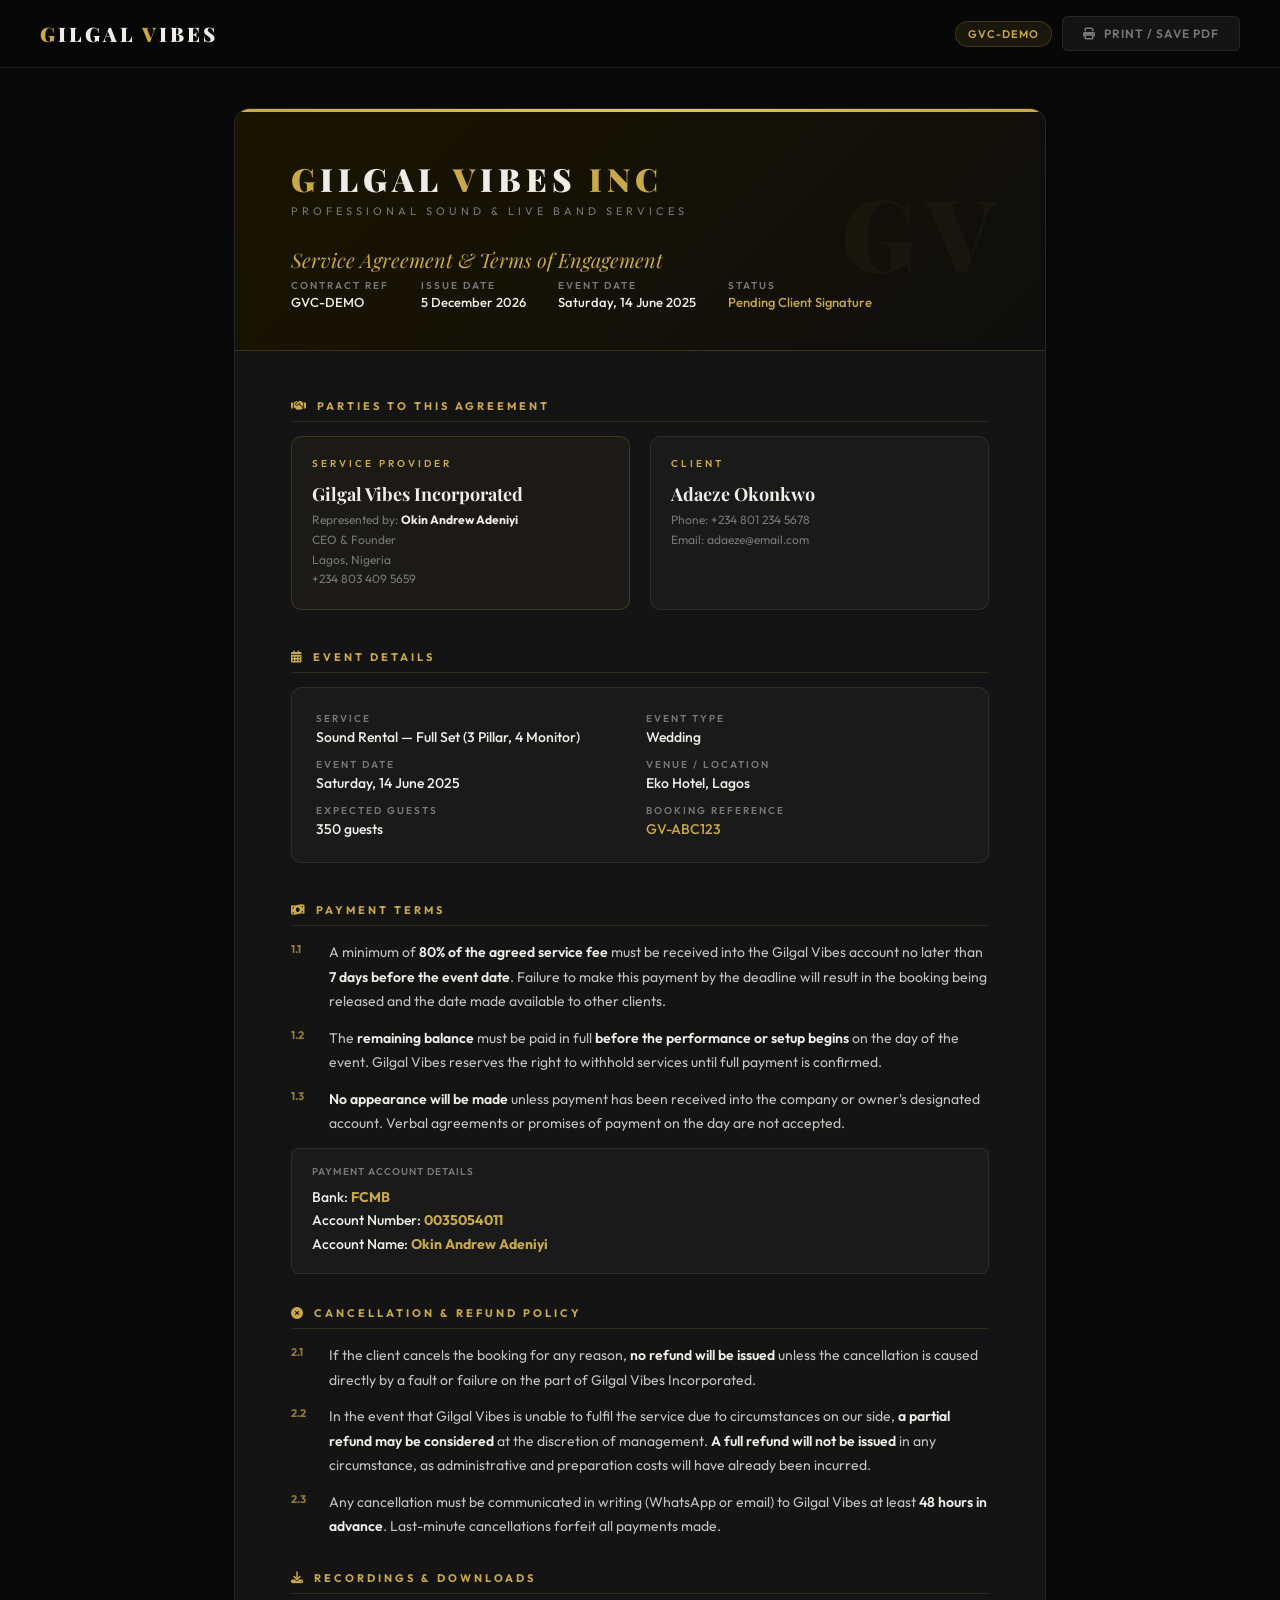
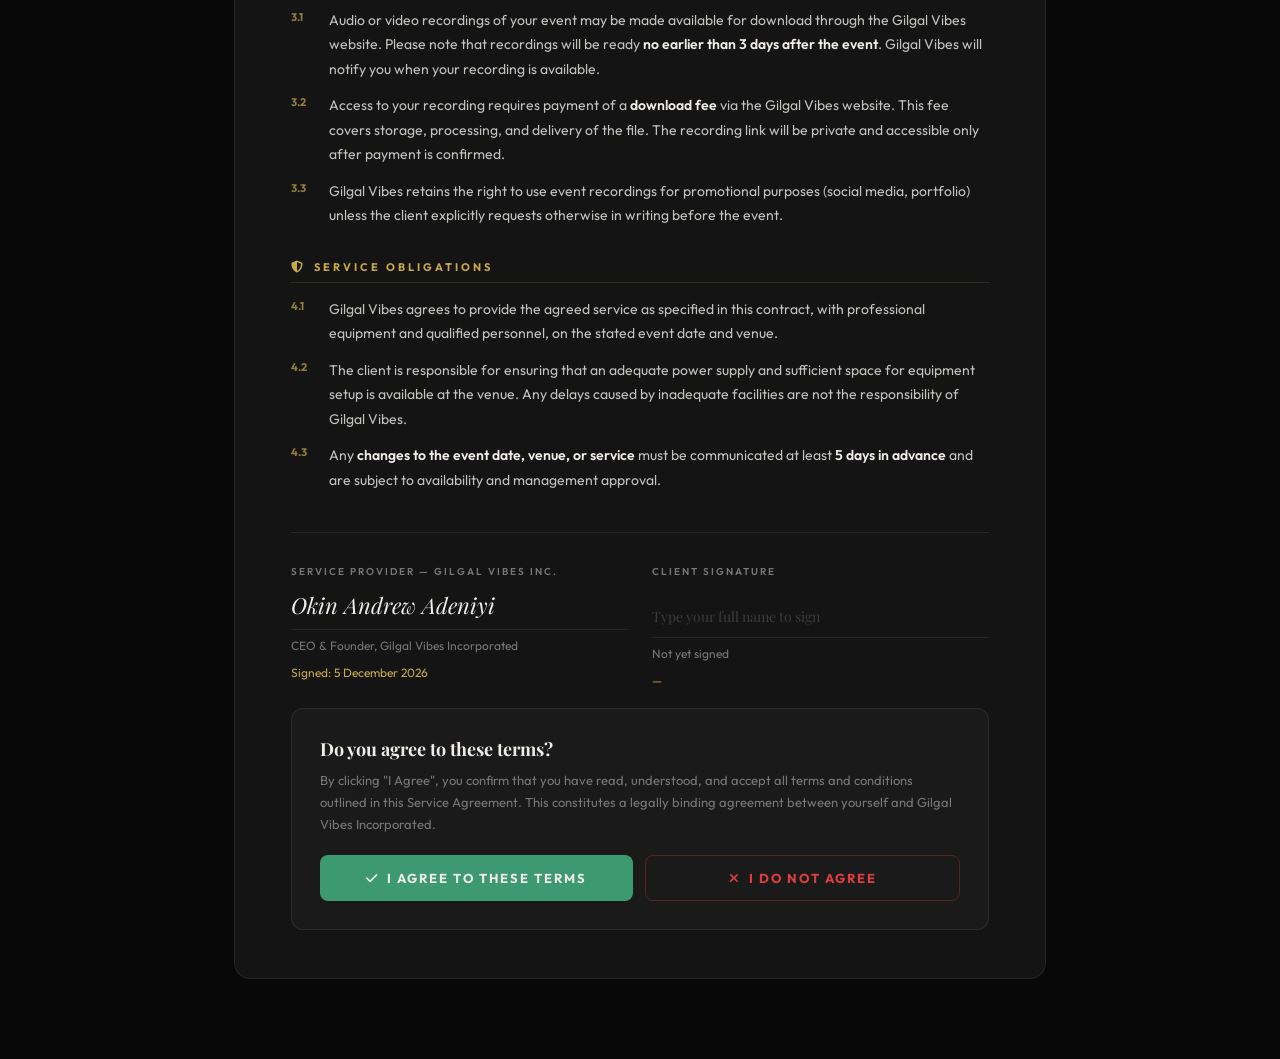
<file: contract.html>
<!doctype html>
<html lang="en">
  <head>
    <meta charset="UTF-8" />
    <meta name="viewport" content="width=device-width, initial-scale=1.0" />
    <title>Gilgal Vibes — Service Agreement</title>
    <link
      href="https://fonts.googleapis.com/css2?family=Playfair+Display:ital,wght@0,700;0,900;1,700&family=Outfit:wght@300;400;500;600&display=swap"
      rel="stylesheet"
    />
    <link
      rel="stylesheet"
      href="https://cdnjs.cloudflare.com/ajax/libs/font-awesome/6.4.0/css/all.min.css"
    />
    <style>
      :root {
        --black: #080808;
        --dark: #0e0e0e;
        --surface: #141414;
        --card: #1a1a1a;
        --border: rgba(255, 255, 255, 0.08);
        --gold: #c8a84b;
        --gold-lt: #e2c46a;
        --white: #f0ede8;
        --muted: #777;
        --green: #3d9970;
        --red: #e03e3e;
        --font-d: "Playfair Display", serif;
        --font-b: "Outfit", sans-serif;
        --tr: 0.3s cubic-bezier(0.4, 0, 0.2, 1);
      }
      *,
      *::before,
      *::after {
        box-sizing: border-box;
        margin: 0;
        padding: 0;
      }
      body {
        background: var(--black);
        color: var(--white);
        font-family: var(--font-b);
        min-height: 100vh;
      }

      /* ── TOP BAR ── */
      .topbar {
        background: rgba(8, 8, 8, 0.95);
        border-bottom: 1px solid var(--border);
        padding: 16px 40px;
        display: flex;
        align-items: center;
        justify-content: space-between;
        position: sticky;
        top: 0;
        z-index: 100;
        backdrop-filter: blur(12px);
      }
      .topbar-logo {
        font-family: var(--font-d);
        font-size: 20px;
        font-weight: 900;
        letter-spacing: 3px;
        color: var(--white);
      }
      .topbar-logo span {
        color: var(--gold);
      }
      .topbar-right {
        display: flex;
        gap: 10px;
        align-items: center;
      }
      .btn-print {
        display: inline-flex;
        align-items: center;
        gap: 8px;
        padding: 9px 20px;
        background: var(--surface);
        border: 1px solid var(--border);
        border-radius: 6px;
        color: var(--muted);
        font-family: var(--font-b);
        font-size: 12px;
        font-weight: 600;
        letter-spacing: 1px;
        text-transform: uppercase;
        cursor: pointer;
        transition: var(--tr);
      }
      .btn-print:hover {
        background: var(--card);
        color: var(--white);
      }
      .contract-id-badge {
        font-size: 11px;
        color: var(--gold);
        background: rgba(200, 168, 75, 0.1);
        border: 1px solid rgba(200, 168, 75, 0.2);
        padding: 5px 12px;
        border-radius: 20px;
        font-weight: 600;
        letter-spacing: 1px;
      }

      /* ── MAIN LAYOUT ── */
      .page-wrap {
        max-width: 860px;
        margin: 0 auto;
        padding: 40px 24px 80px;
      }

      /* ── CONTRACT DOCUMENT ── */
      .contract-doc {
        background: var(--surface);
        border: 1px solid var(--border);
        border-radius: 16px;
        overflow: hidden;
      }

      /* Header */
      .contract-header {
        background: linear-gradient(135deg, #1a1500 0%, #0e0e0e 100%);
        border-bottom: 1px solid rgba(200, 168, 75, 0.2);
        padding: 48px 56px 40px;
        position: relative;
      }
      .contract-header::before {
        content: "";
        position: absolute;
        top: 0;
        left: 0;
        right: 0;
        height: 3px;
        background: linear-gradient(
          90deg,
          var(--gold),
          var(--gold-lt),
          var(--gold)
        );
      }
      .contract-watermark {
        position: absolute;
        top: 50%;
        right: 40px;
        transform: translateY(-50%);
        font-family: var(--font-d);
        font-size: 100px;
        font-weight: 900;
        color: rgba(200, 168, 75, 0.04);
        letter-spacing: 10px;
        pointer-events: none;
        user-select: none;
      }
      .contract-co-name {
        font-family: var(--font-d);
        font-size: 32px;
        font-weight: 900;
        letter-spacing: 5px;
        color: var(--white);
        margin-bottom: 4px;
      }
      .contract-co-name span {
        color: var(--gold);
      }
      .contract-co-sub {
        font-size: 11px;
        letter-spacing: 4px;
        text-transform: uppercase;
        color: var(--muted);
        margin-bottom: 28px;
      }
      .contract-title {
        font-family: var(--font-d);
        font-size: 20px;
        font-style: italic;
        color: var(--gold);
        margin-bottom: 6px;
      }
      .contract-ref-row {
        display: flex;
        gap: 32px;
        flex-wrap: wrap;
      }
      .contract-ref-item {
        display: flex;
        flex-direction: column;
        gap: 2px;
      }
      .contract-ref-item label {
        font-size: 10px;
        letter-spacing: 2px;
        text-transform: uppercase;
        color: var(--muted);
        font-weight: 600;
      }
      .contract-ref-item span {
        font-size: 13px;
        color: var(--white);
        font-weight: 500;
      }

      /* Body */
      .contract-body {
        padding: 48px 56px;
      }

      /* Parties section */
      .parties-grid {
        display: grid;
        grid-template-columns: 1fr 1fr;
        gap: 20px;
        margin-bottom: 40px;
      }
      .party-box {
        background: var(--card);
        border: 1px solid var(--border);
        border-radius: 10px;
        padding: 20px;
      }
      .party-box.provider {
        border-color: rgba(200, 168, 75, 0.2);
        background: rgba(200, 168, 75, 0.04);
      }
      .party-label {
        font-size: 10px;
        font-weight: 600;
        letter-spacing: 3px;
        text-transform: uppercase;
        color: var(--gold);
        margin-bottom: 12px;
      }
      .party-name {
        font-family: var(--font-d);
        font-size: 18px;
        font-weight: 700;
        color: var(--white);
        margin-bottom: 4px;
      }
      .party-detail {
        font-size: 12px;
        color: var(--muted);
        line-height: 1.65;
      }

      /* Event details */
      .event-details-grid {
        display: grid;
        grid-template-columns: 1fr 1fr;
        gap: 12px;
        margin-bottom: 40px;
        background: var(--card);
        border: 1px solid var(--border);
        border-radius: 10px;
        padding: 24px;
      }
      .event-detail-item {
        display: flex;
        flex-direction: column;
        gap: 3px;
      }
      .event-detail-item label {
        font-size: 10px;
        font-weight: 600;
        letter-spacing: 2px;
        text-transform: uppercase;
        color: var(--muted);
      }
      .event-detail-item span {
        font-size: 14px;
        color: var(--white);
        font-weight: 500;
      }

      /* Sections */
      .contract-section {
        margin-bottom: 32px;
      }
      .contract-section-title {
        font-size: 11px;
        font-weight: 700;
        letter-spacing: 3px;
        text-transform: uppercase;
        color: var(--gold);
        margin-bottom: 14px;
        padding-bottom: 8px;
        border-bottom: 1px solid rgba(200, 168, 75, 0.15);
        display: flex;
        align-items: center;
        gap: 8px;
      }
      .contract-section-title i {
        font-size: 12px;
      }
      .clause {
        display: flex;
        gap: 14px;
        margin-bottom: 12px;
        align-items: flex-start;
      }
      .clause-num {
        font-size: 11px;
        font-weight: 700;
        color: var(--gold);
        min-width: 24px;
        margin-top: 2px;
        opacity: 0.7;
      }
      .clause p {
        font-size: 14px;
        color: rgba(240, 237, 232, 0.8);
        line-height: 1.75;
      }
      .clause p strong {
        color: var(--white);
        font-weight: 600;
      }

      /* Payment highlight box */
      .payment-box {
        background: rgba(200, 168, 75, 0.06);
        border: 1px solid rgba(200, 168, 75, 0.2);
        border-radius: 8px;
        padding: 16px 20px;
        margin: 16px 0;
        display: flex;
        flex-direction: column;
        gap: 8px;
      }
      .payment-row {
        display: flex;
        justify-content: space-between;
        align-items: center;
        font-size: 13px;
      }
      .payment-row span:first-child {
        color: var(--muted);
      }
      .payment-row span:last-child {
        color: var(--white);
        font-weight: 500;
      }
      .payment-row.total span:last-child {
        font-family: var(--font-d);
        font-size: 22px;
        color: var(--gold);
        font-weight: 700;
      }
      .payment-divider {
        height: 1px;
        background: rgba(200, 168, 75, 0.1);
      }

      /* Account box */
      .account-box {
        background: var(--card);
        border: 1px solid var(--border);
        border-radius: 8px;
        padding: 16px 20px;
        margin-top: 12px;
      }
      .account-box p {
        font-size: 13px;
        color: var(--muted);
        margin-bottom: 8px;
        font-weight: 600;
        letter-spacing: 1px;
        text-transform: uppercase;
        font-size: 10px;
      }
      .account-detail {
        font-size: 14px;
        color: var(--white);
        font-weight: 500;
        line-height: 1.7;
      }
      .account-detail span {
        color: var(--gold);
        font-weight: 700;
      }

      /* Signature section */
      .signatures-grid {
        display: grid;
        grid-template-columns: 1fr 1fr;
        gap: 24px;
        margin-top: 40px;
        padding-top: 32px;
        border-top: 1px solid var(--border);
      }
      .sig-box {
        display: flex;
        flex-direction: column;
        gap: 8px;
      }
      .sig-label {
        font-size: 10px;
        font-weight: 600;
        letter-spacing: 2px;
        text-transform: uppercase;
        color: var(--muted);
        margin-bottom: 4px;
      }
      .sig-name {
        font-family: var(--font-d);
        font-size: 22px;
        font-style: italic;
        color: var(--white);
        border-bottom: 1px solid var(--border);
        padding-bottom: 8px;
        min-height: 40px;
      }
      .sig-name.client-sig {
        color: var(--muted);
        font-size: 16px;
      }
      .sig-name.client-sig.signed {
        color: var(--white);
        font-size: 22px;
      }
      .sig-detail {
        font-size: 12px;
        color: var(--muted);
      }
      .sig-date {
        font-size: 12px;
        color: var(--gold);
        margin-top: 4px;
      }

      /* Client signature input */
      .client-sig-input {
        width: 100%;
        padding: 10px 0;
        background: transparent;
        border: none;
        border-bottom: 1px solid var(--border);
        color: var(--white);
        font-family: var(--font-d);
        font-size: 20px;
        font-style: italic;
        outline: none;
        transition: border-color var(--tr);
      }
      .client-sig-input::placeholder {
        color: rgba(119, 119, 119, 0.4);
        font-size: 14px;
        font-style: normal;
      }
      .client-sig-input:focus {
        border-bottom-color: var(--gold);
      }

      /* Agreement section */
      .agreement-section {
        background: var(--card);
        border: 1px solid var(--border);
        border-radius: 12px;
        padding: 28px;
        margin-top: 20px;
      }
      .agreement-section h4 {
        font-family: var(--font-d);
        font-size: 18px;
        color: var(--white);
        margin-bottom: 8px;
        font-weight: 700;
      }
      .agreement-section p {
        font-size: 13px;
        color: var(--muted);
        line-height: 1.7;
        margin-bottom: 20px;
      }
      .agreement-btns {
        display: flex;
        gap: 12px;
      }
      .btn-agree {
        flex: 1;
        padding: 14px;
        background: var(--green);
        color: var(--white);
        border: none;
        border-radius: 8px;
        font-family: var(--font-b);
        font-size: 13px;
        font-weight: 700;
        letter-spacing: 2px;
        text-transform: uppercase;
        cursor: pointer;
        transition: var(--tr);
        display: flex;
        align-items: center;
        justify-content: center;
        gap: 8px;
      }
      .btn-agree:hover {
        filter: brightness(1.15);
        transform: translateY(-1px);
      }
      .btn-disagree {
        flex: 1;
        padding: 14px;
        background: transparent;
        color: var(--red);
        border: 1px solid rgba(224, 62, 62, 0.3);
        border-radius: 8px;
        font-family: var(--font-b);
        font-size: 13px;
        font-weight: 700;
        letter-spacing: 2px;
        text-transform: uppercase;
        cursor: pointer;
        transition: var(--tr);
        display: flex;
        align-items: center;
        justify-content: center;
        gap: 8px;
      }
      .btn-disagree:hover {
        background: rgba(224, 62, 62, 0.08);
        transform: translateY(-1px);
      }

      /* Status screens */
      .status-screen {
        display: none;
        flex-direction: column;
        align-items: center;
        text-align: center;
        padding: 60px 40px;
      }
      .status-screen.show {
        display: flex;
      }
      .status-icon {
        width: 72px;
        height: 72px;
        border-radius: 50%;
        display: flex;
        align-items: center;
        justify-content: center;
        font-size: 28px;
        margin-bottom: 20px;
        animation: pop 0.5s cubic-bezier(0.22, 1, 0.36, 1);
      }
      .status-icon.agreed {
        background: rgba(61, 153, 112, 0.15);
        border: 2px solid var(--green);
        color: var(--green);
      }
      .status-icon.disagreed {
        background: rgba(224, 62, 62, 0.1);
        border: 2px solid var(--red);
        color: var(--red);
      }
      @keyframes pop {
        0% {
          transform: scale(0);
          opacity: 0;
        }
        60% {
          transform: scale(1.2);
        }
        100% {
          transform: scale(1);
          opacity: 1;
        }
      }
      .status-title {
        font-family: var(--font-d);
        font-size: 28px;
        font-weight: 700;
        color: var(--white);
        margin-bottom: 10px;
      }
      .status-sub {
        font-size: 14px;
        color: var(--muted);
        line-height: 1.75;
        max-width: 400px;
        margin-bottom: 24px;
      }
      .contract-id-show {
        font-family: var(--font-d);
        font-size: 20px;
        letter-spacing: 4px;
        color: var(--gold);
        background: var(--surface);
        border: 1px solid var(--border);
        padding: 10px 28px;
        border-radius: 8px;
        margin-bottom: 24px;
      }
      .status-actions {
        display: flex;
        gap: 10px;
        flex-wrap: wrap;
        justify-content: center;
      }
      .btn-gold {
        padding: 11px 28px;
        background: var(--gold);
        color: var(--black);
        border: none;
        border-radius: 8px;
        font-family: var(--font-b);
        font-size: 12px;
        font-weight: 700;
        letter-spacing: 2px;
        text-transform: uppercase;
        cursor: pointer;
        transition: var(--tr);
        display: inline-flex;
        align-items: center;
        gap: 8px;
      }
      .btn-gold:hover {
        background: var(--gold-lt);
        transform: translateY(-1px);
      }
      .btn-outline {
        padding: 11px 28px;
        background: transparent;
        color: var(--muted);
        border: 1px solid var(--border);
        border-radius: 8px;
        font-family: var(--font-b);
        font-size: 12px;
        font-weight: 600;
        letter-spacing: 1px;
        text-transform: uppercase;
        cursor: pointer;
        transition: var(--tr);
        display: inline-flex;
        align-items: center;
        gap: 8px;
      }
      .btn-outline:hover {
        background: var(--card);
        color: var(--white);
      }

      /* Disagreed screen */
      .disagree-reason {
        width: 100%;
        max-width: 420px;
        padding: 12px 16px;
        background: var(--surface);
        border: 1px solid var(--border);
        border-radius: 8px;
        color: var(--white);
        font-family: var(--font-b);
        font-size: 14px;
        outline: none;
        resize: vertical;
        margin-bottom: 16px;
        transition: border-color var(--tr);
      }
      .disagree-reason:focus {
        border-color: var(--red);
      }
      .disagree-reason::placeholder {
        color: var(--muted);
      }

      /* Print styles */
      @media print {
        body {
          background: white !important;
          color: black !important;
        }
        .topbar,
        .agreement-section,
        .status-screen {
          display: none !important;
        }
        .contract-doc {
          border: none;
          background: white !important;
        }
        .contract-header {
          background: #f9f6f0 !important;
        }
        .contract-co-name,
        .contract-title,
        .party-name,
        .clause p,
        .event-detail-item span,
        .sig-name {
          color: black !important;
        }
        .party-label,
        .contract-section-title,
        .sig-label,
        .payment-row span:last-child,
        .contract-co-name span {
          color: #8a6c20 !important;
        }
        .contract-body {
          padding: 32px 40px !important;
        }
        .payment-box {
          border: 1px solid #d4b060 !important;
          background: #fdf8ee !important;
        }
        .account-box,
        .party-box,
        .event-details-grid {
          background: #f5f5f5 !important;
          border-color: #ddd !important;
        }
        .clause p,
        .event-detail-item span {
          color: #222 !important;
        }
        .party-detail,
        .muted {
          color: #666 !important;
        }
      }

      @media (max-width: 640px) {
        .contract-header {
          padding: 32px 24px;
        }
        .contract-body {
          padding: 32px 24px;
        }
        .parties-grid,
        .event-details-grid,
        .signatures-grid {
          grid-template-columns: 1fr;
        }
        .topbar {
          padding: 14px 20px;
        }
      }
    </style>
  </head>
  <body>
    <!-- TOP BAR -->
    <div class="topbar">
      <div class="topbar-logo"><span>G</span>ILGAL <span>V</span>IBES</div>
      <div class="topbar-right">
        <span class="contract-id-badge" id="topbar-ref">Loading...</span>
        <button class="btn-print" onclick="window.print()">
          <i class="fa-solid fa-print"></i> Print / Save PDF
        </button>
      </div>
    </div>

    <div class="page-wrap">
      <div class="contract-doc" id="contract-doc">
        <!-- CONTRACT HEADER -->
        <div class="contract-header">
          <div class="contract-watermark">GV</div>
          <div class="contract-co-name">
            <span>G</span>ILGAL <span>V</span>IBES <span>INC</span>
          </div>
          <div class="contract-co-sub">
            Professional Sound &amp; Live Band Services
          </div>
          <div class="contract-title">
            Service Agreement &amp; Terms of Engagement
          </div>
          <div class="contract-ref-row">
            <div class="contract-ref-item">
              <label>Contract Ref</label>
              <span id="hdr-ref">—</span>
            </div>
            <div class="contract-ref-item">
              <label>Issue Date</label>
              <span id="hdr-date">—</span>
            </div>
            <div class="contract-ref-item">
              <label>Event Date</label>
              <span id="hdr-event-date">—</span>
            </div>
            <div class="contract-ref-item">
              <label>Status</label>
              <span id="hdr-status" style="color: var(--gold)"
                >Pending Client Signature</span
              >
            </div>
          </div>
        </div>

        <!-- CONTRACT BODY -->
        <div class="contract-body" id="contract-body">
          <!-- PARTIES -->
          <div class="contract-section">
            <div class="contract-section-title">
              <i class="fa-solid fa-handshake"></i> Parties to this Agreement
            </div>
            <div class="parties-grid">
              <div class="party-box provider">
                <div class="party-label">Service Provider</div>
                <div class="party-name">Gilgal Vibes Incorporated</div>
                <div class="party-detail">
                  Represented by:
                  <strong style="color: var(--white)"
                    >Okin Andrew Adeniyi</strong
                  ><br />
                  CEO &amp; Founder<br />
                  Lagos, Nigeria<br />
                  +234 803 409 5659
                </div>
              </div>
              <div class="party-box">
                <div class="party-label">Client</div>
                <div class="party-name" id="client-name">—</div>
                <div class="party-detail">
                  Phone: <span id="client-phone">—</span><br />
                  Email: <span id="client-email">—</span>
                </div>
              </div>
            </div>
          </div>

          <!-- EVENT DETAILS -->
          <div class="contract-section">
            <div class="contract-section-title">
              <i class="fa-solid fa-calendar-days"></i> Event Details
            </div>
            <div class="event-details-grid">
              <div class="event-detail-item">
                <label>Service</label>
                <span id="evt-service">—</span>
              </div>
              <div class="event-detail-item">
                <label>Event Type</label>
                <span id="evt-type">—</span>
              </div>
              <div class="event-detail-item">
                <label>Event Date</label>
                <span id="evt-date">—</span>
              </div>
              <div class="event-detail-item">
                <label>Venue / Location</label>
                <span id="evt-venue">—</span>
              </div>
              <div class="event-detail-item">
                <label>Expected Guests</label>
                <span id="evt-guests">—</span>
              </div>
              <div class="event-detail-item">
                <label>Booking Reference</label>
                <span id="evt-ref" style="color: var(--gold)">—</span>
              </div>
            </div>
          </div>

          <!-- PAYMENT TERMS -->
          <div class="contract-section">
            <div class="contract-section-title">
              <i class="fa-solid fa-money-bill-wave"></i> Payment Terms
            </div>
            <div class="clause">
              <span class="clause-num">1.1</span>
              <p>
                A minimum of <strong>80% of the agreed service fee</strong> must
                be received into the Gilgal Vibes account no later than
                <strong>7 days before the event date</strong>. Failure to make
                this payment by the deadline will result in the booking being
                released and the date made available to other clients.
              </p>
            </div>
            <div class="clause">
              <span class="clause-num">1.2</span>
              <p>
                The <strong>remaining balance</strong> must be paid in full
                <strong>before the performance or setup begins</strong> on the
                day of the event. Gilgal Vibes reserves the right to withhold
                services until full payment is confirmed.
              </p>
            </div>
            <div class="clause">
              <span class="clause-num">1.3</span>
              <p>
                <strong>No appearance will be made</strong> unless payment has
                been received into the company or owner's designated account.
                Verbal agreements or promises of payment on the day are not
                accepted.
              </p>
            </div>
            <div class="account-box">
              <p>Payment Account Details</p>
              <div class="account-detail">
                Bank: <span>FCMB</span><br />
                Account Number: <span>0035054011</span><br />
                Account Name: <span>Okin Andrew Adeniyi</span>
              </div>
            </div>
          </div>

          <!-- CANCELLATION & REFUND -->
          <div class="contract-section">
            <div class="contract-section-title">
              <i class="fa-solid fa-circle-xmark"></i> Cancellation &amp; Refund
              Policy
            </div>
            <div class="clause">
              <span class="clause-num">2.1</span>
              <p>
                If the client cancels the booking for any reason,
                <strong>no refund will be issued</strong> unless the
                cancellation is caused directly by a fault or failure on the
                part of Gilgal Vibes Incorporated.
              </p>
            </div>
            <div class="clause">
              <span class="clause-num">2.2</span>
              <p>
                In the event that Gilgal Vibes is unable to fulfil the service
                due to circumstances on our side,
                <strong>a partial refund may be considered</strong> at the
                discretion of management.
                <strong>A full refund will not be issued</strong> in any
                circumstance, as administrative and preparation costs will have
                already been incurred.
              </p>
            </div>
            <div class="clause">
              <span class="clause-num">2.3</span>
              <p>
                Any cancellation must be communicated in writing (WhatsApp or
                email) to Gilgal Vibes at least
                <strong>48 hours in advance</strong>. Last-minute cancellations
                forfeit all payments made.
              </p>
            </div>
          </div>

          <!-- RECORDINGS & DOWNLOADS -->
          <div class="contract-section">
            <div class="contract-section-title">
              <i class="fa-solid fa-download"></i> Recordings &amp; Downloads
            </div>
            <div class="clause">
              <span class="clause-num">3.1</span>
              <p>
                Audio or video recordings of your event may be made available
                for download through the Gilgal Vibes website. Please note that
                recordings will be ready
                <strong>no earlier than 3 days after the event</strong>. Gilgal
                Vibes will notify you when your recording is available.
              </p>
            </div>
            <div class="clause">
              <span class="clause-num">3.2</span>
              <p>
                Access to your recording requires payment of a
                <strong>download fee</strong> via the Gilgal Vibes website. This
                fee covers storage, processing, and delivery of the file. The
                recording link will be private and accessible only after payment
                is confirmed.
              </p>
            </div>
            <div class="clause">
              <span class="clause-num">3.3</span>
              <p>
                Gilgal Vibes retains the right to use event recordings for
                promotional purposes (social media, portfolio) unless the client
                explicitly requests otherwise in writing before the event.
              </p>
            </div>
          </div>

          <!-- SERVICE OBLIGATIONS -->
          <div class="contract-section">
            <div class="contract-section-title">
              <i class="fa-solid fa-shield-halved"></i> Service Obligations
            </div>
            <div class="clause">
              <span class="clause-num">4.1</span>
              <p>
                Gilgal Vibes agrees to provide the agreed service as specified
                in this contract, with professional equipment and qualified
                personnel, on the stated event date and venue.
              </p>
            </div>
            <div class="clause">
              <span class="clause-num">4.2</span>
              <p>
                The client is responsible for ensuring that an adequate power
                supply and sufficient space for equipment setup is available at
                the venue. Any delays caused by inadequate facilities are not
                the responsibility of Gilgal Vibes.
              </p>
            </div>
            <div class="clause">
              <span class="clause-num">4.3</span>
              <p>
                Any
                <strong>changes to the event date, venue, or service</strong>
                must be communicated at least
                <strong>5 days in advance</strong> and are subject to
                availability and management approval.
              </p>
            </div>
          </div>

          <!-- SIGNATURES -->
          <div class="signatures-grid">
            <div class="sig-box">
              <div class="sig-label">Service Provider — Gilgal Vibes Inc.</div>
              <div class="sig-name">Okin Andrew Adeniyi</div>
              <div class="sig-detail">
                CEO &amp; Founder, Gilgal Vibes Incorporated
              </div>
              <div class="sig-date" id="sign-date">—</div>
            </div>
            <div class="sig-box">
              <div class="sig-label">Client Signature</div>
              <input
                type="text"
                class="client-sig-input"
                id="client-sig-input"
                placeholder="Type your full name to sign"
              />
              <div
                class="sig-detail"
                id="client-sig-name-display"
                style="color: var(--muted)"
              >
                Not yet signed
              </div>
              <div class="sig-date" id="client-sign-date">—</div>
            </div>
          </div>

          <!-- AGREEMENT BUTTONS -->
          <div class="agreement-section" id="agreement-section">
            <h4>Do you agree to these terms?</h4>
            <p>
              By clicking "I Agree", you confirm that you have read, understood,
              and accept all terms and conditions outlined in this Service
              Agreement. This constitutes a legally binding agreement between
              yourself and Gilgal Vibes Incorporated.
            </p>
            <div class="agreement-btns">
              <button class="btn-agree" onclick="handleAgree()">
                <i class="fa-solid fa-check"></i> I Agree to These Terms
              </button>
              <button class="btn-disagree" onclick="handleDisagree()">
                <i class="fa-solid fa-xmark"></i> I Do Not Agree
              </button>
            </div>
          </div>
        </div>

        <!-- AGREED SCREEN -->
        <div class="status-screen" id="agreed-screen">
          <div class="status-icon agreed">
            <i class="fa-solid fa-check"></i>
          </div>
          <h2 class="status-title">Agreement Confirmed!</h2>
          <p class="status-sub">
            Thank you! You have signed and agreed to the Gilgal Vibes Service
            Agreement. Please save or print a copy for your records.
          </p>
          <div class="contract-id-show" id="agreed-ref">GV-000000</div>
          <div class="status-actions">
            <button class="btn-gold" onclick="window.print()">
              <i class="fa-solid fa-print"></i> Print / Save PDF
            </button>
            <button class="btn-outline" onclick="showContract()">
              <i class="fa-solid fa-eye"></i> View Contract
            </button>
          </div>
        </div>

        <!-- DISAGREED SCREEN -->
        <div class="status-screen" id="disagreed-screen">
          <div class="status-icon disagreed">
            <i class="fa-solid fa-xmark"></i>
          </div>
          <h2 class="status-title">Terms Not Accepted</h2>
          <p class="status-sub">
            You have indicated that you do not agree to the terms. Please let us
            know your concern and we will get back to you.
          </p>
          <textarea
            class="disagree-reason"
            id="disagree-reason"
            rows="4"
            placeholder="Please describe your concern or what you disagree with..."
          ></textarea>
          <div class="status-actions">
            <button class="btn-gold" onclick="sendDisagreeMsg()">
              <i class="fa-solid fa-paper-plane"></i> Send to Gilgal Vibes
            </button>
            <button class="btn-outline" onclick="showContract()">
              <i class="fa-solid fa-arrow-left"></i> Back to Contract
            </button>
          </div>
        </div>
      </div>
    </div>

    <script>
      /* ══════════════════════════════════════════
   CONTRACT GENERATOR
   Reads booking data from localStorage
   and fills in all fields automatically
══════════════════════════════════════════ */

      // Service label map
      const serviceMap = {
        "sound-3monitor": "Sound Rental — Full Set (3 Monitor)",
        "sound-3pillar4monitor":
          "Sound Rental — Full Set (3 Pillar, 4 Monitor)",
        "sound-5monitor": "Sound Rental — Full Set (5 Monitor + Floor Monitor)",
        "band-solo": "Live Band — Solo / Duo Set",
        "band-full": "Live Band — Full Live Band",
        "band-allnight": "Live Band — All Night Coverage",
        both: "Sound Rental + Live Band (Combined)",
      };

      function fmtDate(d) {
        if (!d) return "—";
        return new Date(d).toLocaleDateString("en-NG", {
          weekday: "long",
          day: "numeric",
          month: "long",
          year: "numeric",
        });
      }

      function loadContract() {
        // Get booking ID from URL param e.g. contract.html?id=GV-ABC123
        const params = new URLSearchParams(window.location.search);
        const id = params.get("id");
        const bookings = JSON.parse(
          localStorage.getItem("gv_bookings") || "[]",
        );
        const b = id
          ? bookings.find((x) => x.id === id)
          : bookings[bookings.length - 1];

        if (!b) {
          // No booking found — show demo/preview mode
          fillDemo();
          return;
        }

        fillContract(b);
      }

      function fillContract(b) {
        const today = new Date().toLocaleDateString("en-NG", {
          day: "numeric",
          month: "long",
          year: "numeric",
        });
        const contractRef = "GVC-" + b.id;

        // Header
        document.getElementById("topbar-ref").textContent = contractRef;
        document.getElementById("hdr-ref").textContent = contractRef;
        document.getElementById("hdr-date").textContent = today;
        document.getElementById("hdr-event-date").textContent = fmtDate(b.date);

        // Client
        document.getElementById("client-name").textContent = b.name || "—";
        document.getElementById("client-phone").textContent = b.phone || "—";
        document.getElementById("client-email").textContent = b.email || "—";

        // Event
        document.getElementById("evt-service").textContent =
          serviceMap[b.service] || b.service || "—";
        document.getElementById("evt-type").textContent = b.type || "—";
        document.getElementById("evt-date").textContent = fmtDate(b.date);
        document.getElementById("evt-venue").textContent = b.venue || "—";
        document.getElementById("evt-guests").textContent = b.guests
          ? b.guests + " guests"
          : "—";
        document.getElementById("evt-ref").textContent = b.id || "—";

        // Signature date
        document.getElementById("sign-date").textContent = "Signed: " + today;
        document.getElementById("agreed-ref").textContent = contractRef;
      }

      function fillDemo() {
        // Demo/preview mode when opened directly without a booking ID
        const today = new Date().toLocaleDateString("en-NG", {
          day: "numeric",
          month: "long",
          year: "numeric",
        });
        document.getElementById("topbar-ref").textContent = "GVC-DEMO";
        document.getElementById("hdr-ref").textContent = "GVC-DEMO";
        document.getElementById("hdr-date").textContent = today;
        document.getElementById("hdr-event-date").textContent =
          "Saturday, 14 June 2025";
        document.getElementById("client-name").textContent = "Adaeze Okonkwo";
        document.getElementById("client-phone").textContent =
          "+234 801 234 5678";
        document.getElementById("client-email").textContent =
          "adaeze@email.com";
        document.getElementById("evt-service").textContent =
          "Sound Rental — Full Set (3 Pillar, 4 Monitor)";
        document.getElementById("evt-type").textContent = "Wedding";
        document.getElementById("evt-date").textContent =
          "Saturday, 14 June 2025";
        document.getElementById("evt-venue").textContent = "Eko Hotel, Lagos";
        document.getElementById("evt-guests").textContent = "350 guests";
        document.getElementById("evt-ref").textContent = "GV-ABC123";
        document.getElementById("sign-date").textContent = "Signed: " + today;
        document.getElementById("agreed-ref").textContent = "GVC-DEMO";
      }

      // Live signature typing
      document
        .getElementById("client-sig-input")
        .addEventListener("input", function () {
          const val = this.value.trim();
          const display = document.getElementById("client-sig-name-display");
          if (val) {
            display.textContent = val;
            display.style.color = "var(--white)";
            display.style.fontFamily = "'Playfair Display', serif";
            display.style.fontSize = "18px";
            display.style.fontStyle = "italic";
          } else {
            display.textContent = "Not yet signed";
            display.style.color = "var(--muted)";
            display.style.fontFamily = "";
            display.style.fontSize = "";
            display.style.fontStyle = "";
          }
        });

      // Agree button
      function handleAgree() {
        const sig = document.getElementById("client-sig-input").value.trim();
        if (!sig) {
          document.getElementById("client-sig-input").style.borderBottomColor =
            "var(--red)";
          document.getElementById("client-sig-input").placeholder =
            "Please type your full name first";
          document.getElementById("client-sig-input").focus();
          return;
        }

        // Set sign date
        const now = new Date().toLocaleDateString("en-NG", {
          day: "numeric",
          month: "long",
          year: "numeric",
        });
        document.getElementById("client-sign-date").textContent =
          "Signed: " + now;
        document.getElementById("hdr-status").textContent = "✓ Agreed & Signed";
        document.getElementById("hdr-status").style.color = "var(--green)";

        // Save agreement to localStorage
        const params = new URLSearchParams(window.location.search);
        const id = params.get("id");
        if (id) {
          const bookings = JSON.parse(
            localStorage.getItem("gv_bookings") || "[]",
          );
          const b = bookings.find((x) => x.id === id);
          if (b) {
            b.contractSigned = true;
            b.contractSignedBy = sig;
            b.contractSignedAt = new Date().toISOString();
            localStorage.setItem("gv_bookings", JSON.stringify(bookings));
          }
        }

        // Show agreed screen
        document.getElementById("agreement-section").style.display = "none";
        document.getElementById("agreed-screen").classList.add("show");
        document
          .getElementById("agreed-screen")
          .scrollIntoView({ behavior: "smooth" });
      }

      // Disagree button
      function handleDisagree() {
        document.getElementById("agreement-section").style.display = "none";
        document.getElementById("disagreed-screen").classList.add("show");
        document
          .getElementById("disagreed-screen")
          .scrollIntoView({ behavior: "smooth" });
      }

      // Send disagree message via WhatsApp
      function sendDisagreeMsg() {
        const reason = document.getElementById("disagree-reason").value.trim();
        const clientName = document.getElementById("client-name").textContent;
        const ref = document.getElementById("hdr-ref").textContent;
        const msg = encodeURIComponent(
          `Hello Gilgal Vibes,\n\nI reviewed the Service Agreement (${ref}) for ${clientName} and I do not agree to the terms.\n\nReason: ${reason || "Not specified"}\n\nPlease get back to me.`,
        );
        window.open(`https://wa.me/2348034095659?text=${msg}`, "_blank");
      }

      // Show contract again from status screens
      function showContract() {
        document.getElementById("agreed-screen").classList.remove("show");
        document.getElementById("disagreed-screen").classList.remove("show");
        document.getElementById("agreement-section").style.display = "block";
        document
          .getElementById("contract-body")
          .scrollIntoView({ behavior: "smooth" });
      }

      // Init
      loadContract();
    </script>
  </body>
</html>
</file>
